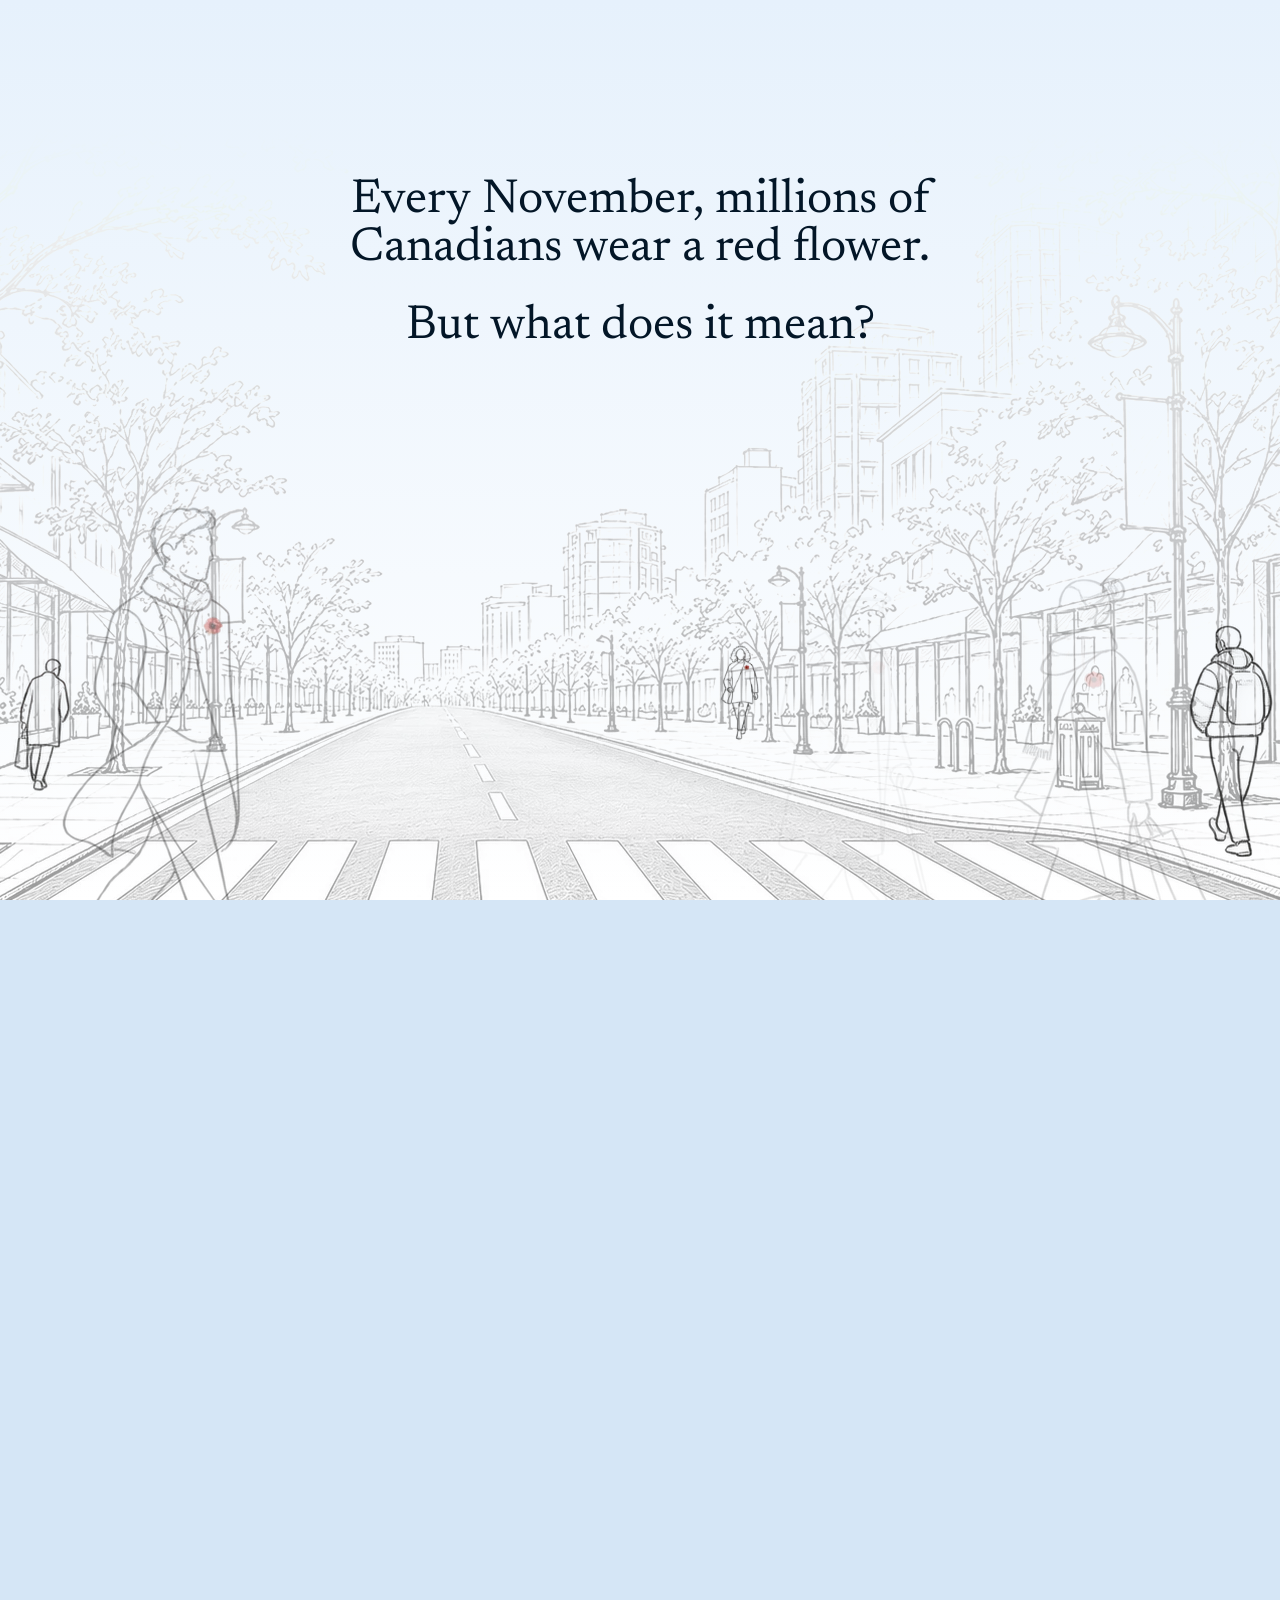
<file: index.html>
<!doctype html>
<html lang="en-CA">
<head>
  <meta charset="utf-8">
  <meta name="viewport" content="width=device-width, initial-scale=1">
  <meta name="theme-color" content="#d5e6f6">
  <link rel="icon" type="image/png" sizes="96x96" href="favicon.png">
  <link rel="canonical" href="https://remembrance-day.designwithdaria.com/">
  <link rel="describedby" type="text/plain" href="llms.txt">
  <title>Remembrance Day in Canada | November Holiday</title>
  <meta name="description" content="Why do Canadians wear red poppies on November 11? Explore four questions about Remembrance Day in Canada, who it honours and how the tradition began.">
  <script>if (!matchMedia('(prefers-reduced-motion: reduce)').matches && new URLSearchParams(location.search).get('motion') !== 'reduce') document.documentElement.classList.add('motion-boot');</script>
  <link rel="stylesheet" href="styles.css?v=88f40b2a">
  <link rel="preload" href="assets/newsreader.woff2" as="font" type="font/woff2" crossorigin>
  <link rel="preload" href="assets/instrument-sans.woff2" as="font" type="font/woff2" crossorigin>
  <script src="vendor/gsap.min.js" defer></script>
  <script src="vendor/SplitText.min.js" defer></script>
  <script src="crowd-layout.js" defer></script>
  <script src="story.js?v=900dd13b" defer></script>
</head>
<body>
  <a class="skip-link" href="#story">Skip to the story</a>
  <div class="page-wrapper">
    <main class="main-wrapper">
      <div class="story_track" id="experience">
          <section class="section_hero" aria-labelledby="hero-title">
            <div class="hero_city" aria-hidden="true"><img src="assets/city.webp?v=078ad8e2" alt="" width="1916" height="821" fetchpriority="high"><div class="hero_city-wash"></div></div>
            <div class="padding-global hero_content"><div class="container-large">
              <div class="hero_heading text-align-center">
                <h1 id="hero-title" class="heading-style-h1">Every November, millions of Canadians wear a red flower.</h1>
                <p class="heading-style-h1">But what does it mean?</p>
              </div>
            </div></div>
            <div class="hero_people-desktop hero_people" aria-hidden="true"><span class="hero_lapel" aria-hidden="true"></span><img src="assets/people.webp?v=30e0b2c3" alt="" width="1916" height="821" fetchpriority="high"></div>
            <div class="hero_people-mobile hero_people" aria-hidden="true">
              <div class="hero_person is-woman"><span class="hero_lapel" aria-hidden="true"></span><img src="assets/people.webp?v=30e0b2c3" alt="" width="1916" height="821"></div>
              <div class="hero_person is-man"><img src="assets/man.webp?v=81675d84" alt="" width="323" height="573"></div>
            </div>
          </section>
        <div class="story_rail"><div class="story_mount">
          <div class="story_chapters" id="story">
            <section class="story_panel padding-global" data-chapter="0" aria-labelledby="question-1">
              <div class="story_copy text-align-center">
                <div class="story_heading"><p class="story_counter" aria-label="Question 1 of 4">1/4</p><h2 class="heading-style-h1" id="question-1">Why a red poppy?</h2></div>
                <div class="story_answer text-size-regular"><p>During the First World War, red poppies grew among soldiers' graves in France and Belgium.</p><p>In 1915, Canadian doctor John McCrae wrote about them in his poem In Flanders Fields.<br><a href="https://www.veterans.gc.ca/en/remembrance/get-involved/ways-remember/flanders-fields" target="_blank" rel="noopener noreferrer">read the poem here</a></p></div>
              </div>
              <div class="story_static-poppy" aria-hidden="true"><img src="assets/poppy.webp?v=08f0fcc9" alt="" width="1500" height="1000"></div>
            </section>
            <section class="story_panel padding-global" data-chapter="1" aria-labelledby="question-2">
              <div class="story_copy text-align-center">
                <div class="story_heading"><p class="story_counter" aria-label="Question 2 of 4">2/4</p><h2 class="heading-style-h1" id="question-2">Who do we remember?</h2></div>
                <div class="story_answer text-size-regular"><p>Remembrance Day began after the First World War. Today, it honours Canadians who served and sacrificed in wars, military conflicts, and peace operations across generations.</p></div>
              </div>
              <div class="story_static-poppy" aria-hidden="true"><img src="assets/poppy.webp?v=08f0fcc9" alt="" width="1500" height="1000"></div>
            </section>
            <section class="story_panel padding-global" data-chapter="2" aria-labelledby="question-3">
              <div class="story_copy text-align-center">
                <div class="story_heading"><p class="story_counter" aria-label="Question 3 of 4">3/4</p><h2 class="heading-style-h1" id="question-3">Why November 11?</h2></div>
                <div class="story_answer text-size-regular"><p>At 11 a.m. on November 11, 1918, the fighting of the First World War ended.<br>Every year, Canadians observe two minutes of silence at that same hour.</p></div>
              </div>
              <div class="story_static-poppy" aria-hidden="true"><img src="assets/poppy.webp?v=08f0fcc9" alt="" width="1500" height="1000"></div>
            </section>
            <section class="story_panel padding-global" data-chapter="3" aria-labelledby="question-4">
              <div class="story_copy text-align-center">
                <div class="story_heading"><p class="story_counter" aria-label="Question 4 of 4">4/4</p><h2 class="heading-style-h1" id="question-4">Why do we still wear it?</h2></div>
                <div class="story_answer text-size-regular"><p>Canada adopted the poppy as a symbol of remembrance in 1921.<br>Today, wearing one honours those who served and sacrificed. Donations to the Poppy Campaign help support Veterans and their families.</p><p><a href="https://legion.ca/remembrance/the-poppy-campaign" target="_blank" rel="noopener noreferrer">see how your donation helps</a></p></div>
              </div>
              <div class="story_static-poppy" aria-hidden="true"><img src="assets/poppy.webp?v=08f0fcc9" alt="" width="1500" height="1000"></div>
            </section>
          </div>

          <div class="poppy_component" aria-hidden="true">
            <div class="poppy_rotation">
              <div class="poppy_crop"><img class="poppy_original" src="assets/poppy.webp?v=08f0fcc9" alt="" width="1500" height="1000"></div>
            </div>
          </div>
        </div></div>
        <div class="story_stage">
          <div class="story_sky" aria-hidden="true"><div class="story_twilight"></div></div>


          <section class="section_finale" id="remember" aria-labelledby="finale-title">
            <div class="finale_field" aria-hidden="true">
              <img class="finale_field-bare" loading="lazy" decoding="async" fetchpriority="low" src="assets/field-bare.webp?v=14688c58" alt="" width="3830" height="794">
              <div class="finale_bloom"><img loading="lazy" decoding="async" fetchpriority="low" src="assets/field-flowers.webp?v=d493f3c6" alt="" width="3830" height="794"><div class="finale_emission"><img loading="lazy" decoding="async" fetchpriority="low" src="assets/field-emission.webp?v=0bf533cd" alt="" width="3830" height="794"></div></div>
            </div>
            <div class="padding-global finale_content"><h2 id="finale-title" class="heading-style-h1 text-align-center">Now, when you see a red poppy,<br class="hide-mobile"> you'll know the story behind it.</h2></div>
          </section>

          <footer class="finale_footer"><a class="finale_about-link" href="./about.html">About the project</a></footer>

        </div>

      </div>
    </main>
  </div>
</body>
</html>
</file>
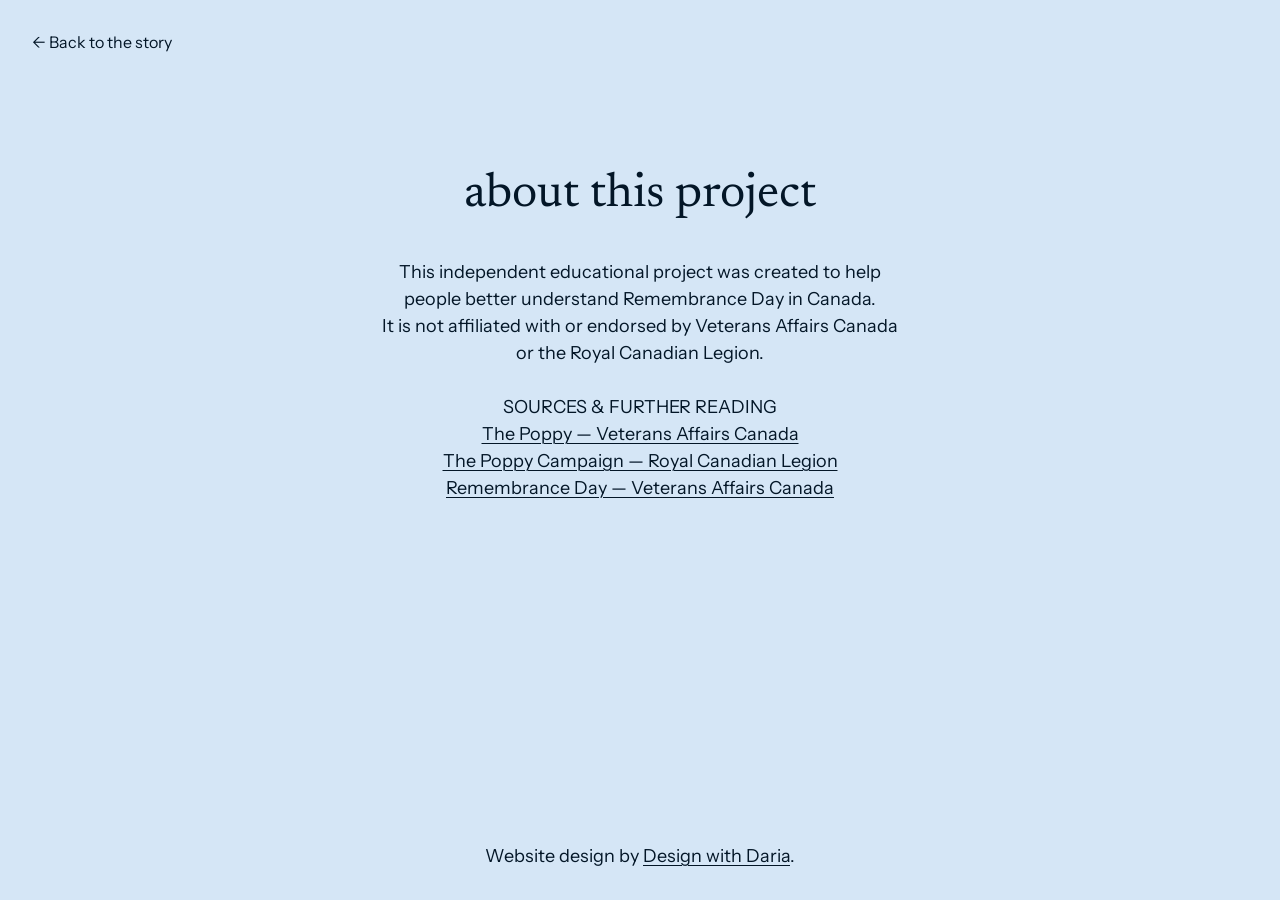
<file: about.html>
<!doctype html>
<html lang="en-CA">
<head>
  <meta charset="utf-8">
  <meta name="viewport" content="width=device-width, initial-scale=1">
  <meta name="theme-color" content="#d5e6f6">
  <link rel="icon" type="image/png" sizes="96x96" href="favicon.png">
  <link rel="canonical" href="https://remembrance-day.designwithdaria.com/about.html">
  <link rel="describedby" type="text/plain" href="llms.txt">
  <title>About the Remembrance Day Project | Design with Daria</title>
  <meta name="description" content="Learn about this independent Remembrance Day project and its historical sources from Veterans Affairs Canada and the Royal Canadian Legion.">
  <link rel="stylesheet" href="styles.css?v=88f40b2a">
</head>
<body class="about-page">
  <div class="page-wrapper"><main class="main-wrapper">
    <section class="section_about padding-global" aria-labelledby="about-title">
      <a class="about_back-link" href="index.html#remember">← Back to the story</a>
      <div class="about_content text-align-center">
        <h1 id="about-title" class="heading-style-h1">about this project</h1>
        <div class="about_description text-size-regular">
          <p>This independent educational project was created to help people better understand Remembrance Day in Canada.<br>It is not affiliated with or endorsed by Veterans Affairs Canada or the Royal Canadian Legion.</p>
          <div class="about_sources">
            <h2 class="text-size-regular">SOURCES &amp; FURTHER READING</h2>
            <a href="https://veterans.gc.ca/en/remembrance/get-involved/ways-remember/poppy" target="_blank" rel="noopener noreferrer">The Poppy — Veterans Affairs Canada</a>
            <a href="https://legion.ca/remembrance/the-poppy-campaign" target="_blank" rel="noopener noreferrer">The Poppy Campaign — Royal Canadian Legion</a>
            <a href="https://www.veterans.gc.ca/en/remembrance/get-involved/remembrance-day-veterans-week" target="_blank" rel="noopener noreferrer">Remembrance Day — Veterans Affairs Canada</a>
          </div>
        </div>
      </div>
      <footer class="about_footer text-size-regular text-align-center">Website design by <a href="https://designwithdaria.com" target="_blank" rel="noopener noreferrer">Design with Daria</a>.</footer>
    </section>
  </main></div>
</body>
</html>
</file>
<file: styles.css>
/* Client-First: global utilities, then named components and their elements. */
@font-face{font-family:Newsreader;src:url('assets/newsreader.woff2') format('woff2');font-weight:400;font-style:normal;font-display:swap}
@font-face{font-family:'Instrument Sans';src:url('assets/instrument-sans.woff2') format('woff2');font-weight:400;font-style:normal;font-display:swap}
:root{--color-blue:#d5e6f6;--color-navy:#031627;--font-heading:Newsreader,Georgia,serif;--font-body:'Instrument Sans',Arial,sans-serif;--space-small:10px;--space-medium:30px;--space-large:40px;--page-padding:32px;--stage-height:100svh;--story-top:60px;--art-scale:1}
*,*::before,*::after{box-sizing:border-box}html{background:var(--color-blue);scroll-behavior:auto;overscroll-behavior-x:none}body{margin:0;color:var(--color-navy);font-family:var(--font-body);font-weight:400;-webkit-font-smoothing:antialiased}h1,h2,p{margin:0;font-weight:400}img{display:block;max-width:100%}a{color:inherit;text-underline-offset:3px;text-decoration-thickness:1px}a:hover{text-decoration-color:transparent}a:focus-visible{outline:2px solid currentColor;outline-offset:6px;border-radius:1px}.page-wrapper,.main-wrapper{width:100%}.padding-global{padding-inline:var(--page-padding)}.container-large{width:100%;max-width:1440px;margin-inline:auto}.text-align-center{text-align:center}.heading-style-h1{font-family:var(--font-heading);font-size:48px;font-weight:400;line-height:1;letter-spacing:0;font-optical-sizing:none}.text-size-regular{font-family:var(--font-body);font-size:18px;line-height:1.5;font-weight:400}.skip-link{position:fixed;left:16px;top:16px;transform:translateY(-160%);z-index:100;padding:12px 18px;background:var(--color-blue)}.skip-link:focus{transform:none}

/* The accessible, motion-free document is the default, also used without JS. */
.story_stage{position:relative;background:var(--color-blue);overflow:hidden}.story_sky{display:none}.section_hero{height:var(--stage-height);min-height:600px;position:relative;overflow:hidden;background:linear-gradient(#e6f1fc,#fff)}.hero_content{position:absolute;top:max(80px,calc(159px + (var(--stage-height) - 810px)*.2));left:0;width:100%;z-index:2}.hero_heading{display:flex;flex-direction:column;gap:30px;width:624px;max-width:100%;margin-inline:auto}.hero_city{position:absolute;width:calc(1916px * var(--art-scale));height:calc(791px * var(--art-scale));left:calc(50% - 1007px * var(--art-scale));bottom:0;overflow:hidden;mix-blend-mode:darken}.hero_city>img{position:absolute;width:100%;height:103.79%;max-width:none;opacity:.4}.hero_city-wash{position:absolute;inset:0;background:linear-gradient(#fff,transparent)}.hero_people-desktop{position:absolute;width:calc(1916px * var(--art-scale));height:calc(651px * var(--art-scale));left:calc(50% - 1004px * var(--art-scale));bottom:0;overflow:hidden;z-index:3}.hero_people-desktop img{width:100%;height:126.11%;max-width:none}.hero_people-mobile{display:none}.story_panel{position:relative;padding-block:70px;min-height:620px}.story_copy{width:100%;max-width:722px;margin-inline:auto;display:flex;flex-direction:column;align-items:center;gap:40px}.story_heading{display:flex;flex-direction:column;align-items:center;gap:10px;max-width:100%}.story_counter{font-family:var(--font-heading);font-size:18px;line-height:18px;color:rgb(3 22 39 / .4)}.story_answer{width:406px;max-width:100%}.story_answer p+p{margin-top:27px}.story_static-poppy{position:relative;width:238px;height:228px;overflow:hidden;margin:70px auto 0}.story_static-poppy img{position:absolute;max-width:none;width:156.03%;height:108.2%;left:-26.86%;top:-4.05%}.section_finale{position:relative;height:var(--stage-height);min-height:640px;background:var(--color-navy);color:var(--color-blue);overflow:hidden}.finale_content{position:absolute;top:calc(50% - 96px);width:100%;z-index:4}.finale_content h2{max-width:722px;margin-inline:auto}.finale_field{position:absolute;bottom:0;left:50%;transform:translateX(-50%);width:max(1920px,100%);height:auto;aspect-ratio:1920/398}.finale_field>img,.finale_bloom,.finale_bloom>img,.finale_lights{position:absolute;inset:0;width:100%;height:100%;max-width:none}.finale_field>img,.finale_bloom>img{object-fit:fill}.finale_about-link{position:absolute;right:34px;bottom:24px;z-index:6;font-size:20px;line-height:24px;text-decoration:none}.finale_about-link:hover{text-decoration:underline}.finale_lights{pointer-events:none;mix-blend-mode:screen}.finale_light{position:absolute;border-radius:50%;background:radial-gradient(circle,#fff5cc 0%,#ffcc85 9%,#ff755c55 35%,#ff3d3318 55%,transparent 72%);transform:translate(-50%,-50%);animation:glow-breathe 4.8s ease-in-out infinite alternate;animation-delay:var(--delay)}.poppy_component{display:none}

/* Native scroll controls a single sticky scene. Typography is never scaled. */
.is-enhanced .story_track{height:calc(var(--stage-height) + var(--scroll-distance,900svh))}.is-enhanced .story_stage{position:sticky;top:0;height:var(--stage-height);isolation:isolate}.is-enhanced .story_sky{position:absolute;inset:0;display:block;background:linear-gradient(#e6f1fc,#fff)}.is-enhanced .section_hero{position:absolute;inset:0;min-height:0;background:linear-gradient(#e6f1fc,#fff);will-change:opacity;z-index:2}.is-enhanced .story_chapters{position:absolute;inset:0;z-index:5;pointer-events:none}.is-enhanced .story_panel{position:absolute;left:0;top:var(--story-top);width:100%;min-height:0;padding-block:0;visibility:hidden;opacity:0;will-change:transform,opacity}.is-enhanced .story_static-poppy{display:none}.is-enhanced .section_finale{position:absolute;inset:0;height:auto;min-height:0;background:transparent;opacity:0;visibility:hidden;z-index:3}.is-enhanced .finale_bloom{opacity:0;will-change:opacity;mask-image:linear-gradient(110deg,#000 0%,#000 calc(var(--bloom-wipe,0%) - 35%),transparent var(--bloom-wipe,0%));-webkit-mask-image:linear-gradient(110deg,#000 0%,#000 calc(var(--bloom-wipe,0%) - 35%),transparent var(--bloom-wipe,0%))}.is-enhanced .finale_lights{opacity:0}.is-enhanced .poppy_component{display:block;position:absolute;left:0;top:0;width:798.579px;height:767.71px;pointer-events:none;z-index:4;will-change:transform;transform-origin:0 0}.poppy_rotation{position:absolute;inset:0;transform-origin:50% 50%;will-change:transform}.poppy_crop{position:absolute;inset:0;overflow:hidden}.poppy_crop>img{position:absolute;width:156.03%;height:108.2%;left:-26.86%;top:-4.05%;max-width:none}
@keyframes people-arrive{from{opacity:0;transform:translateY(18px);filter:blur(3px)}to{opacity:1;transform:translateY(0);filter:blur(0)}}
@keyframes glow-breathe{from{transform:translate(-50%,-50%) scale(.87);filter:brightness(.85)}to{transform:translate(-50%,-50%) scale(1.13);filter:brightness(1.16)}}

/* About is a real page, so back navigation and deep links work without JS. */
.section_about{position:relative;min-height:100svh;display:flex;flex-direction:column;align-items:center;padding-top:171px;padding-bottom:30px}.about_back-link{position:absolute;top:32px;left:32px;font-size:16px;text-decoration:none}.about_back-link:hover{text-decoration:underline}.about_content{width:520px;max-width:100%}.about_description{margin-top:40px}.about_sources{margin-top:27px}.about_sources a{display:block}.about_footer{max-width:520px;width:100%;margin-top:auto;padding-top:64px}

@media(min-width:1921px){.heading-style-h1{font-size:60px}.hero_heading{font-size:60px;width:100%;max-width:13em}.story_copy,.finale_content h2{max-width:902.5px}.section_about{padding-top:calc(171px + (100svh - 810px)*.2)}}
@media(max-width:767px){
 :root{--page-padding:16px;--story-top:120px}
 .heading-style-h1{font-size:36px;line-height:1}.hero_content{top:200px}.hero_heading{width:356px;gap:30px}.hero_city{width:393px;height:791px;left:calc(50% - 196.5px);bottom:-12px;overflow:visible}.hero_city>img{width:1916px;height:821px;left:-845px;top:0}.hero_city-wash{left:calc(196.5px - 50vw);width:100vw}.hero_people-desktop{display:none}.hero_people-mobile{display:block;position:absolute;bottom:-12px;left:calc(50% - 196.5px);height:406px;width:393px;z-index:3}.hero_person{position:absolute;overflow:hidden}.hero_person img{position:absolute;max-width:none;width:1916px;height:821px}.hero_person.is-woman{left:-51px;bottom:0;width:248px;height:358px}.hero_person.is-woman img{left:-835px;top:-293px}.hero_person.is-man{left:208px;bottom:0;width:204px;height:406px;transform:scaleX(-1)}.hero_person.is-man img{left:-434px;top:-245px}.story_copy{gap:30px}.story_answer{width:361px}.story_heading h2{max-width:100%}.story_panel{padding-block:80px}.finale_content{top:calc(50% - 155px)}.finale_content h2{max-width:361px}.hide-mobile{display:none}.finale_about-link{font-size:18px;right:20px;bottom:24px}.finale_field{width:1650px;aspect-ratio:1920/398}.finale_field>img,.finale_bloom>img{object-fit:cover}.section_about{padding-top:120px;padding-bottom:24px}.about_back-link{top:24px;left:20px}.about_description{margin-top:30px}.about_sources{margin-top:27px}.about_sources a{margin-top:8px}.about_footer{padding-top:80px}
}
/* Short phones preserve 36/18px type; art moves down when text wraps. */
@media(max-width:767px) and (max-height:760px){:root{--story-top:64px}.hero_content{top:max(96px,calc(200px - (852px - var(--stage-height))*.65))}.hero_people-mobile{bottom:-55px}.finale_content{top:100px}.finale_field{width:1450px;aspect-ratio:1920/398}}
@media(prefers-reduced-motion:reduce){*,*::before,*::after{animation:none!important;scroll-behavior:auto!important}.finale_lights{opacity:.6}}

/* Intro: tight, transparent silhouette crops retain the original artwork coordinates. */
.motion-boot .hero_heading,.motion-boot .hero_people,.motion-boot .poppy_component{visibility:hidden}
.is-enhanced .hero_people-desktop>img{visibility:hidden}
.hero_figure{position:absolute;top:0;height:100%;overflow:hidden}
.hero_figure>img{position:absolute;top:0;height:126.11%;max-width:none}
.hero_line{position:relative}
.is-enhanced .hero_people-mobile .is-man{transform:scaleX(-1)}
.is-enhanced .story_sky{overflow:hidden;background:linear-gradient(#e6f1fc,#fff)}
.story_twilight{position:absolute;inset:0 0 auto;height:500%;transform:translateY(0);will-change:transform;background:linear-gradient(to bottom,#d5e6f6 0%,#d5e6f6 20%,#cbd7ea 29%,#e5cdd9 37%,#c0b6cb 44%,#8a8ba8 50%,#435d7a 57%,#263f58 65%,#102a40 73%,#031627 80%,#031627 100%)}
.is-enhanced .section_hero{overflow:visible}
.is-enhanced .section_finale{overflow:visible;opacity:1;pointer-events:none}
.is-enhanced .finale_field{transform:translate(-50%,var(--field-rise,100%));will-change:transform}
.finale_field-bare,.finale_bloom>img{filter:brightness(.51) saturate(.78)}
.finale_emission,.finale_emission img{position:absolute;inset:0;width:100%;height:100%;max-width:none}
.finale_emission{opacity:.95}
.finale_emission img{filter:brightness(2.3) saturate(1.32)}
.is-enhanced .finale_bloom{opacity:1;mask-image:radial-gradient(ellipse at var(--seed-x,61.5%) var(--seed-y,65%),#000 calc(var(--reach,0%) - 14%),transparent var(--reach,0%));-webkit-mask-image:radial-gradient(ellipse at var(--seed-x,61.5%) var(--seed-y,65%),#000 calc(var(--reach,0%) - 14%),transparent var(--reach,0%))}
.finale_footer{position:absolute;bottom:0;left:0;right:0;z-index:12;display:flex;justify-content:flex-end;align-items:flex-end;padding:16px 28px max(12px,env(safe-area-inset-bottom));pointer-events:none;color:var(--color-blue)}
.finale_footer .finale_about-link{position:static;display:inline-flex;min-height:44px;align-items:center;padding-inline:8px;pointer-events:auto;text-shadow:0 1px 5px #031627}
.is-enhanced .finale_footer[hidden]{display:none}
@media(max-width:767px){.finale_footer{padding-right:12px}}
@media(min-width:1800px){.finale_content{top:50%;translate:0 -50%}}
@media(prefers-reduced-motion:no-preference){.is-enhanced .finale_emission.is-alive{animation:petal-light 5.5s ease-in-out infinite alternate}}
@keyframes petal-light{from{opacity:.84}to{opacity:1}}

.story_track{position:relative}
.hero_lapel{position:absolute;width:0;height:0;pointer-events:none}
.hero_people-desktop .hero_lapel{left:52.3674%;top:62.8765%}
.is-woman .hero_lapel{left:170.075px;top:118.06px}
.is-enhanced .story_track{overflow:clip}
.is-enhanced .section_hero{position:absolute;inset:0 0 auto;height:var(--stage-height);overflow:hidden;will-change:auto}
.is-enhanced .story_rail{position:absolute;inset:0 0 auto;z-index:4;pointer-events:none}
.is-enhanced .story_mount{position:sticky;top:0;height:var(--stage-height);pointer-events:none}
.is-enhanced .poppy_component,.poppy_rotation{will-change:auto}
.focus_word{position:relative}
@media(max-width:767px){
  .hero_person.is-man,.is-enhanced .hero_people-mobile .is-man{width:258.4px;transform:none}
  .hero_person.is-man img{width:258.4px;height:458.4px;left:-4px;top:-2px}
}

html:not(.is-enhanced) .hero_lapel::after{content:"";position:absolute;left:-7px;top:-7px;width:14px;height:14px;background:url('assets/poppy.webp?v=08f0fcc9') center/156% 108% no-repeat;transform:rotate(-36deg)}

.hero_person.is-man img{mask:url([data-uri]) center/100% 100% no-repeat;-webkit-mask:url([data-uri]) center/100% 100% no-repeat}

/* Keep decorative finale layers out of the initial image download queue. */
html:is(.motion-boot,.is-enhanced):not(.load-finale) .finale_field img{display:none}
</file>
